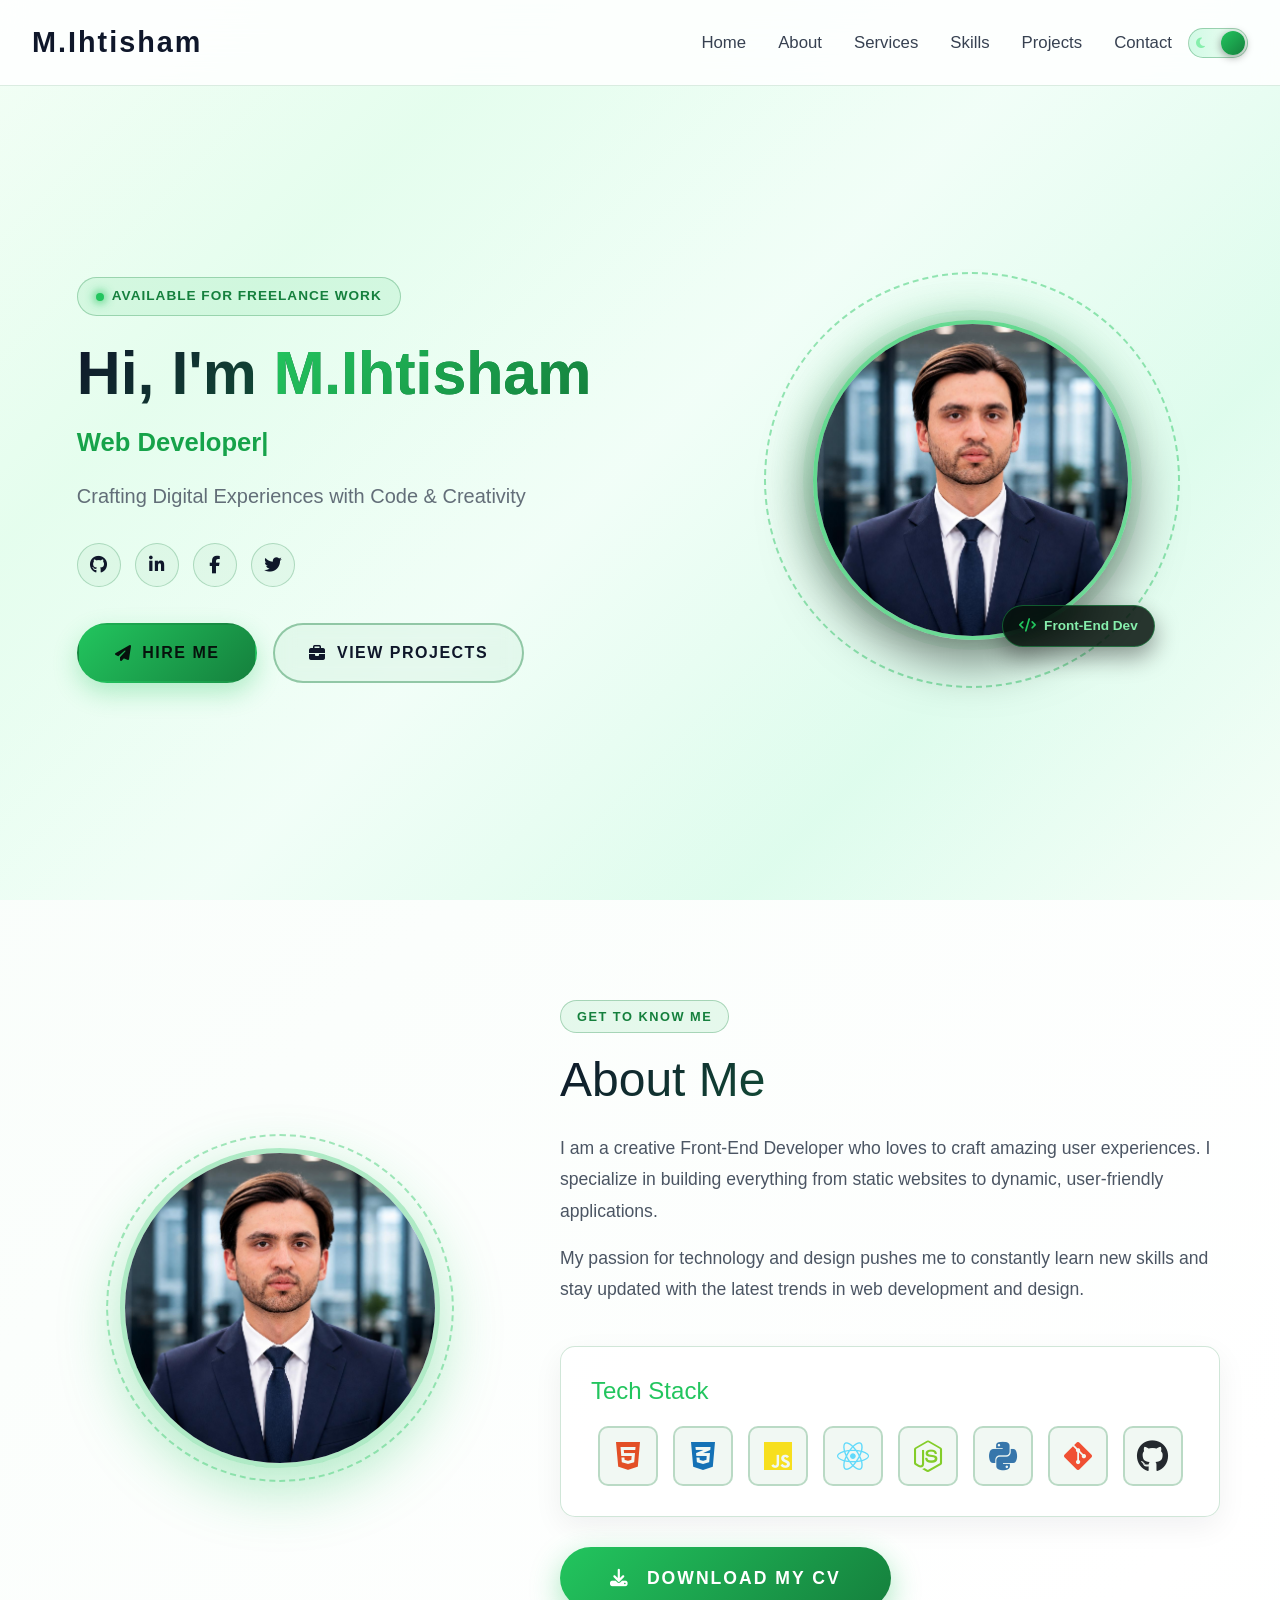
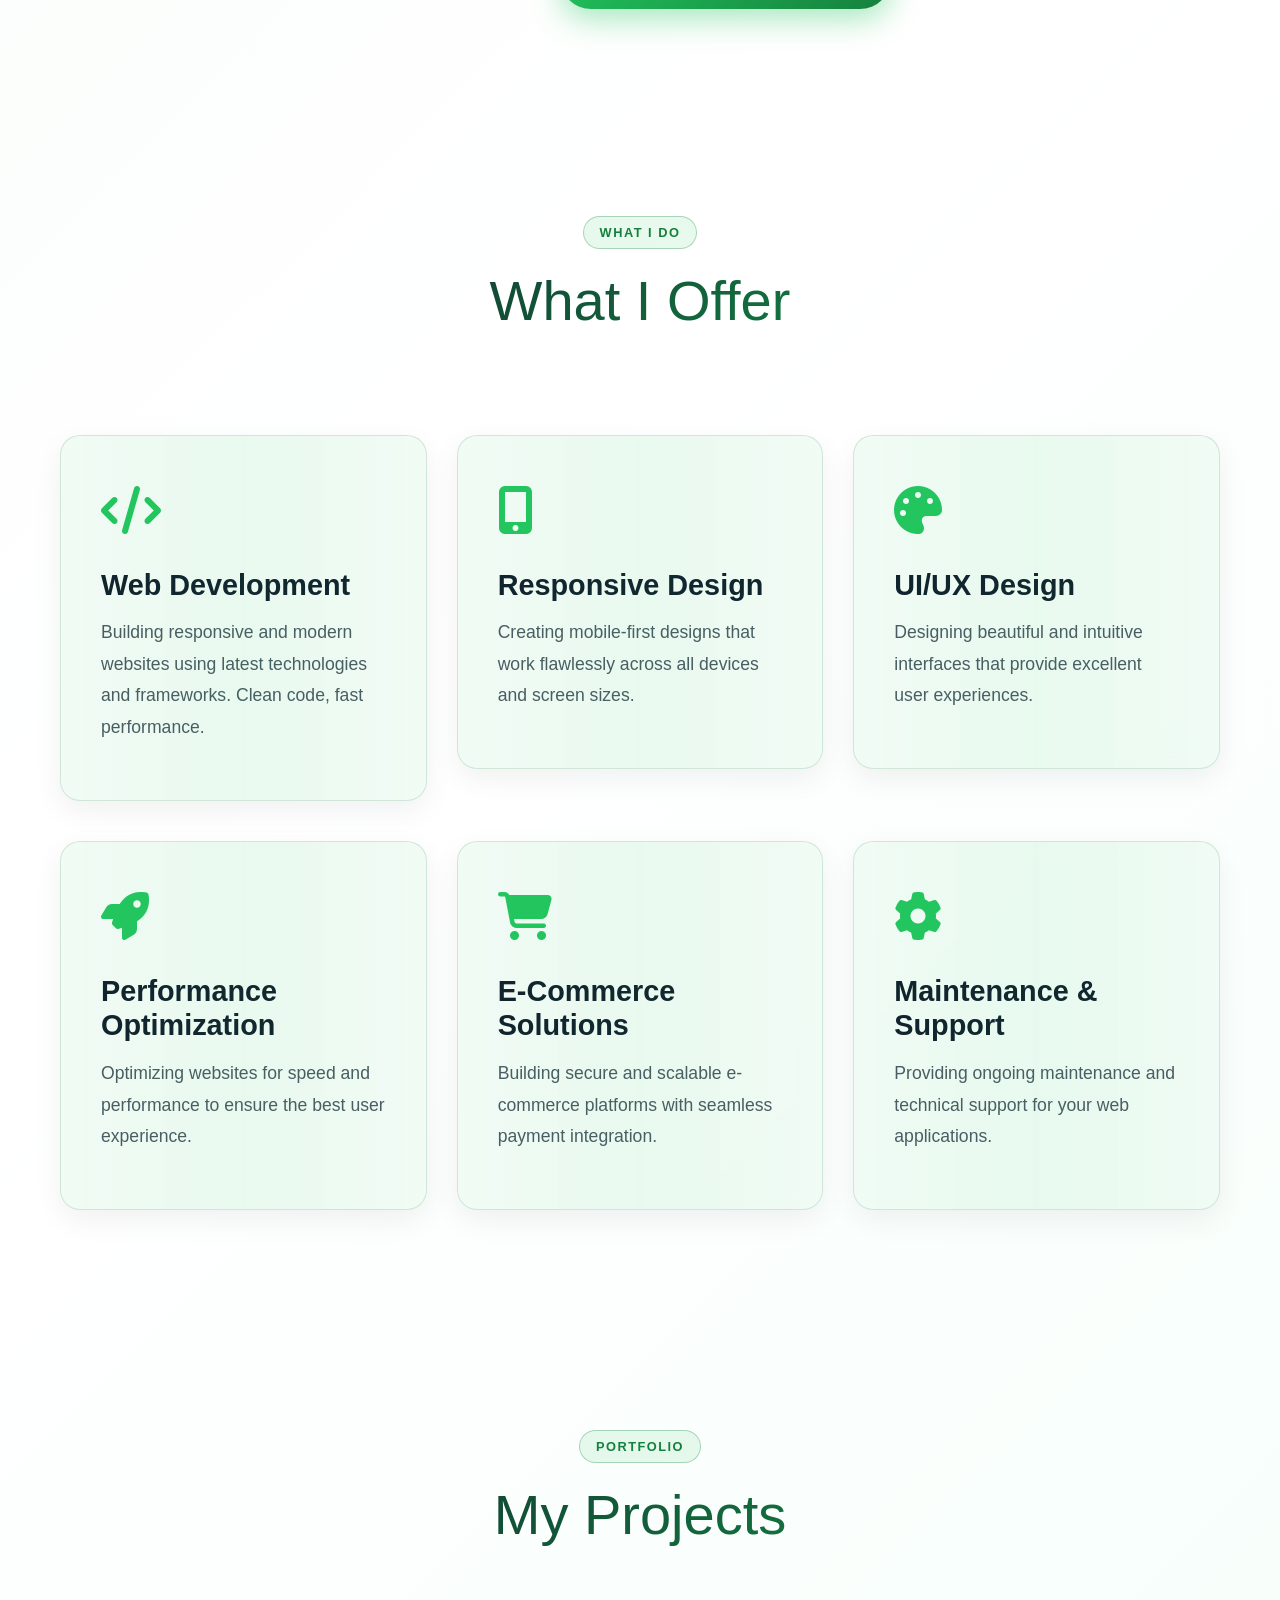
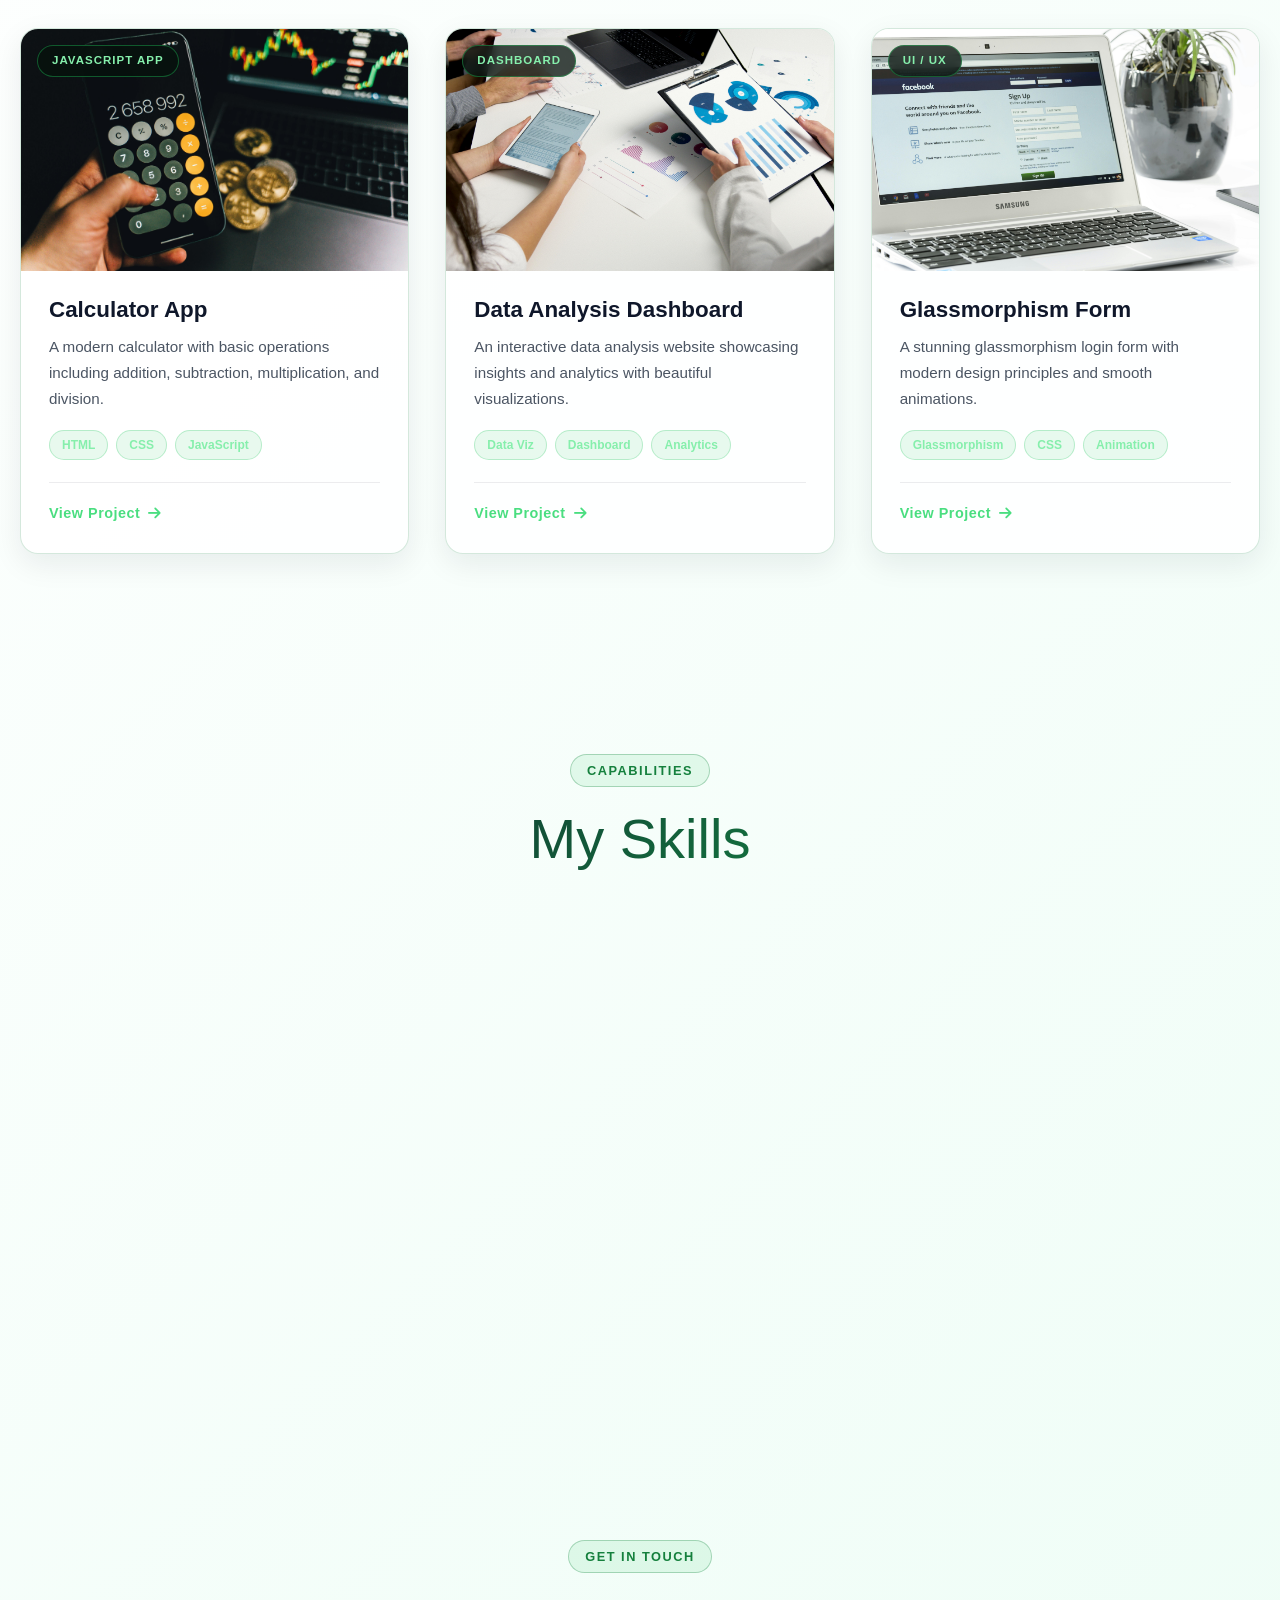
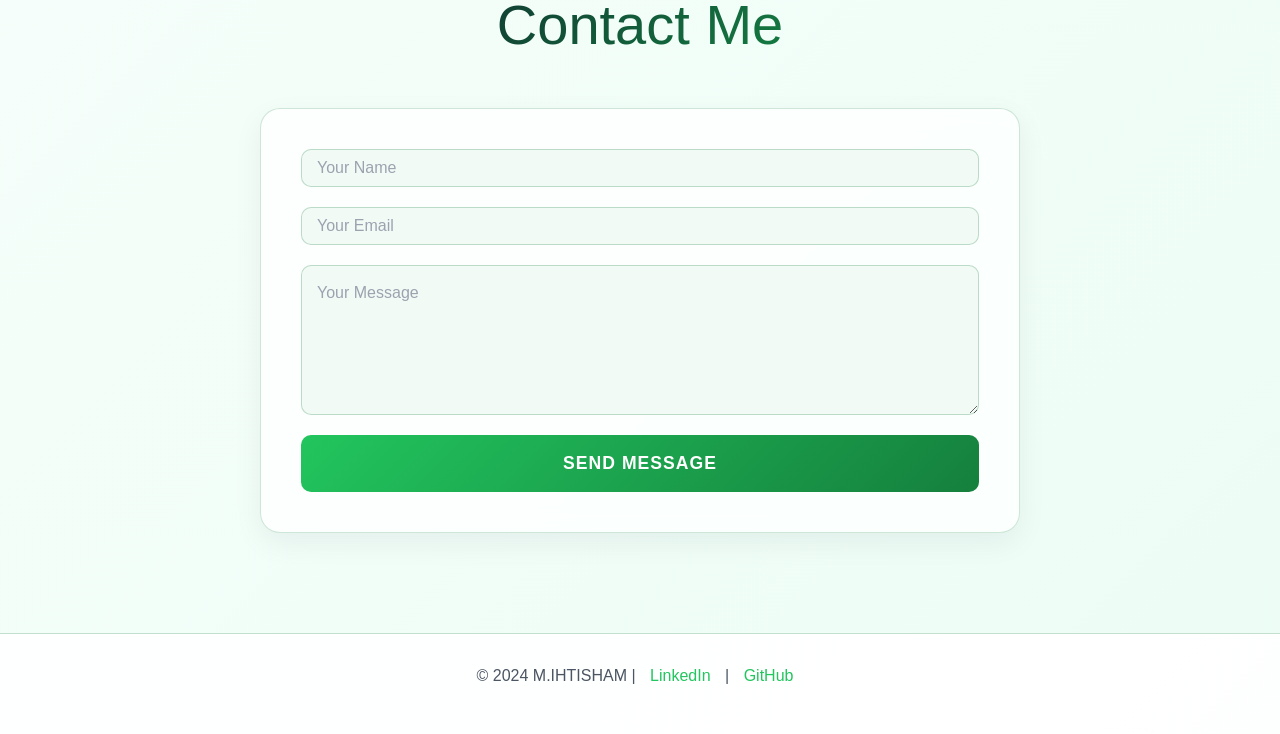
<file: index.html>
<!doctype html>
<html lang="en">
  <head>
    <meta charset="UTF-8" />
    <meta name="viewport" content="width=device-width, initial-scale=1.0" />
    <title>M.IHTISHAM - Portfolio</title>
    <link
      href="https://stackpath.bootstrapcdn.com/bootstrap/4.5.2/css/bootstrap.min.css"
      rel="stylesheet"
    />
    <link
      rel="stylesheet"
      href="https://cdnjs.cloudflare.com/ajax/libs/font-awesome/6.7.2/css/all.min.css"
    />
    <link rel="stylesheet" href="styles.css" />
  </head>
  <body>
    <script>
      // Apply saved theme immediately (before content renders) to avoid a flash of the wrong theme
      (function () {
        try {
          const savedTheme = localStorage.getItem("portfolio-theme");
          const prefersLight =
            window.matchMedia &&
            window.matchMedia("(prefers-color-scheme: light)").matches;
          if (savedTheme === "light" || (!savedTheme && prefersLight)) {
            document.body.classList.add("light-mode");
          }
        } catch (err) {}
      })();
    </script>
    <div class="cursor-follower"></div>
    <div class="cursor-dot"></div>

    <div id="loader">
      <div class="loader-content">
        <div class="loader-badge">
          <svg class="loader-ring-svg" viewBox="0 0 120 120">
            <defs>
              <linearGradient
                id="loaderGradient"
                x1="0%"
                y1="0%"
                x2="100%"
                y2="100%"
              >
                <stop offset="0%" stop-color="#bbf7d0" />
                <stop offset="50%" stop-color="#4ade80" />
                <stop offset="100%" stop-color="#22c55e" />
              </linearGradient>
            </defs>
            <circle class="loader-ring-track" cx="60" cy="60" r="54"></circle>
            <circle
              class="loader-ring-progress"
              id="loaderRingProgress"
              cx="60"
              cy="60"
              r="54"
            ></circle>
          </svg>
          <div class="loader-mark"><span>M</span><span>I</span></div>
        </div>
        <h3 class="loading-text">M.Ihtisham</h3>
        <p class="loading-subtitle">
          Crafting the experience<span class="loading-dots"
            ><span>.</span><span>.</span><span>.</span></span
          >
        </p>
        <div class="loading-bar">
          <div class="loading-progress" id="loadingProgress"></div>
        </div>
        <div class="loading-percentage" id="loadingPercentage">0%</div>
      </div>
    </div>

    <div class="progress-container">
      <div class="progress-bar-scroll" id="progressBar"></div>
    </div>

    <div class="animated-background"></div>

    <nav class="navbar navbar-expand-lg navbar-dark fixed-top">
      <a class="navbar-brand" href="#">M.Ihtisham</a>
      <div class="navbar-collapse" id="navbarNav">
        <ul class="navbar-nav ml-auto">
          <li class="nav-item"><a class="nav-link" href="#home">Home</a></li>
          <li class="nav-item"><a class="nav-link" href="#about">About</a></li>
          <li class="nav-item">
            <a class="nav-link" href="#services">Services</a>
          </li>
          <li class="nav-item">
            <a class="nav-link" href="#skills">Skills</a>
          </li>
          <li class="nav-item">
            <a class="nav-link" href="#projects">Projects</a>
          </li>
          <li class="nav-item">
            <a class="nav-link" href="#contact">Contact</a>
          </li>
        </ul>
      </div>
      <div class="navbar-controls">
        <button
          class="theme-toggle"
          id="themeToggle"
          type="button"
          aria-label="Toggle dark and light mode"
        >
          <i class="fas fa-sun theme-icon-sun"></i>
          <i class="fas fa-moon theme-icon-moon"></i>
          <span class="theme-toggle-knob"></span>
        </button>
        <button
          class="navbar-toggler"
          id="navToggler"
          type="button"
          aria-label="Toggle navigation"
          aria-expanded="false"
          aria-controls="navbarNav"
        >
          <span class="toggler-bar"></span>
          <span class="toggler-bar"></span>
          <span class="toggler-bar"></span>
        </button>
      </div>
    </nav>

    <section id="home" class="hero-section">
      <div class="hero-grid">
        <div class="hero-content">
          <span class="hero-eyebrow"
            ><span class="dot"></span> Available for freelance work</span
          >
          <h1>Hi, I'm <span class="accent-name">M.Ihtisham</span></h1>
          <div class="typing-text" id="typingText"></div>
          <p class="hero-tagline">
            Crafting Digital Experiences with Code & Creativity
          </p>
          <div class="hero-socials">
            <a
              href="https://github.com/ihit-developer"
              target="_blank"
              aria-label="GitHub"
              ><i class="fab fa-github"></i
            ></a>
            <a
              href="https://www.linkedin.com/in/ihtisham-khan-393829338"
              target="_blank"
              aria-label="LinkedIn"
              ><i class="fab fa-linkedin-in"></i
            ></a>
            <a
              href="https://www.facebook.com/"
              target="_blank"
              aria-label="Facebook"
              ><i class="fab fa-facebook-f"></i
            ></a>
            <a
              href="https://www.twitter.com"
              target="_blank"
              aria-label="Twitter"
              ><i class="fab fa-twitter"></i
            ></a>
          </div>
          <div class="hero-buttons">
            <a href="#contact" class="btn-hire"
              ><i class="fas fa-paper-plane"></i> Hire Me</a
            >
            <a href="#projects" class="glass-btn"
              ><i class="fas fa-briefcase"></i> View Projects</a
            >
          </div>
        </div>
        <div class="hero-photo-wrap">
          <div class="hero-photo-ring"></div>
          <div class="hero-photo-glow"></div>
          <img src="./images/1111.jpeg" alt="M.Ihtisham" class="hero-photo" />
          <div class="hero-photo-badge">
            <i class="fas fa-code"></i> Front-End Dev
          </div>
        </div>
      </div>
    </section>

    <section id="about">
      <div class="about-grid">
        <div class="about-photo-wrap">
          <div class="about-photo-ring"></div>
          <img src="./images/1111.jpeg" alt="M.Ihtisham" class="about-photo" />
        </div>
        <div class="about-content">
          <span class="section-eyebrow">Get to know me</span>
          <h2>About Me</h2>
          <p>
            I am a creative Front-End Developer who loves to craft amazing user
            experiences. I specialize in building everything from static
            websites to dynamic, user-friendly applications.
          </p>
          <p>
            My passion for technology and design pushes me to constantly learn
            new skills and stay updated with the latest trends in web
            development and design.
          </p>

          <div class="tech-stack">
            <h4>Tech Stack</h4>
            <div class="tech-icons">
              <div class="tech-icon tech-html" title="HTML5">
                <i class="fab fa-html5"></i>
              </div>
              <div class="tech-icon tech-css" title="CSS3">
                <i class="fab fa-css3-alt"></i>
              </div>
              <div class="tech-icon tech-js" title="JavaScript">
                <i class="fab fa-js"></i>
              </div>
              <div class="tech-icon tech-react" title="React">
                <i class="fab fa-react"></i>
              </div>
              <div class="tech-icon tech-node" title="Node.js">
                <i class="fab fa-node-js"></i>
              </div>
              <div class="tech-icon tech-python" title="Python">
                <i class="fab fa-python"></i>
              </div>
              <div class="tech-icon tech-git" title="Git">
                <i class="fab fa-git-alt"></i>
              </div>
              <div class="tech-icon tech-github" title="GitHub">
                <i class="fab fa-github"></i>
              </div>
            </div>
          </div>

          <a href="#" class="cv-download-btn" id="aboutDownloadCV">
            <i class="fas fa-download"></i> Download My CV
          </a>
        </div>
      </div>
    </section>

    <section id="services" class="services-section">
      <span class="section-eyebrow center-eyebrow">What I Do</span>
      <h2>What I Offer</h2>
      <div class="row">
        <div class="col-lg-4 col-md-6">
          <div class="service-card">
            <div class="service-icon"><i class="fas fa-code"></i></div>
            <h3 class="service-title">Web Development</h3>
            <p class="service-description">
              Building responsive and modern websites using latest technologies
              and frameworks. Clean code, fast performance.
            </p>
          </div>
        </div>
        <div class="col-lg-4 col-md-6">
          <div class="service-card">
            <div class="service-icon"><i class="fas fa-mobile-alt"></i></div>
            <h3 class="service-title">Responsive Design</h3>
            <p class="service-description">
              Creating mobile-first designs that work flawlessly across all
              devices and screen sizes.
            </p>
          </div>
        </div>
        <div class="col-lg-4 col-md-6">
          <div class="service-card">
            <div class="service-icon"><i class="fas fa-palette"></i></div>
            <h3 class="service-title">UI/UX Design</h3>
            <p class="service-description">
              Designing beautiful and intuitive interfaces that provide
              excellent user experiences.
            </p>
          </div>
        </div>
        <div class="col-lg-4 col-md-6">
          <div class="service-card">
            <div class="service-icon"><i class="fas fa-rocket"></i></div>
            <h3 class="service-title">Performance Optimization</h3>
            <p class="service-description">
              Optimizing websites for speed and performance to ensure the best
              user experience.
            </p>
          </div>
        </div>
        <div class="col-lg-4 col-md-6">
          <div class="service-card">
            <div class="service-icon"><i class="fas fa-shopping-cart"></i></div>
            <h3 class="service-title">E-Commerce Solutions</h3>
            <p class="service-description">
              Building secure and scalable e-commerce platforms with seamless
              payment integration.
            </p>
          </div>
        </div>
        <div class="col-lg-4 col-md-6">
          <div class="service-card">
            <div class="service-icon"><i class="fas fa-cog"></i></div>
            <h3 class="service-title">Maintenance & Support</h3>
            <p class="service-description">
              Providing ongoing maintenance and technical support for your web
              applications.
            </p>
          </div>
        </div>
      </div>
    </section>

    <section id="projects">
      <span class="section-eyebrow center-eyebrow">Portfolio</span>
      <h2>My Projects</h2>
      <div class="projects-container">
        <div class="project-card">
          <a
            href="https://ihit-developer.github.io/CALCULATOR_USING_html_css_javascript/"
            target="_blank"
            class="project-card-link"
            aria-label="View Calculator App project"
          >
            <div class="project-image-wrap">
              <img
                src="./images/Calculator.jpg"
                alt="Calculator App"
                loading="lazy"
              />
              <span class="project-category">JavaScript App</span>
              <div class="project-overlay">
                <div class="project-overlay-actions">
                  <span class="project-action"
                    ><i class="fas fa-eye"></i> View Project</span
                  >
                </div>
              </div>
            </div>
            <div class="project-body">
              <h3 class="project-title">Calculator App</h3>
              <p class="project-description">
                A modern calculator with basic operations including addition,
                subtraction, multiplication, and division.
              </p>
              <div class="project-tags">
                <span class="project-tag">HTML</span>
                <span class="project-tag">CSS</span>
                <span class="project-tag">JavaScript</span>
              </div>
              <div class="project-footer">
                <span class="project-link-text"
                  >View Project <i class="fas fa-arrow-right"></i
                ></span>
              </div>
            </div>
          </a>
        </div>

        <div class="project-card">
          <a
            href="https://ihit-developer.github.io/LANDING_PAGE/"
            target="_blank"
            class="project-card-link"
            aria-label="View Data Analysis Dashboard project"
          >
            <div class="project-image-wrap">
              <img
                src="./images/data analysis.jpg"
                alt="Data Analysis Dashboard"
                loading="lazy"
              />
              <span class="project-category">Dashboard</span>
              <div class="project-overlay">
                <div class="project-overlay-actions">
                  <span class="project-action"
                    ><i class="fas fa-eye"></i> View Project</span
                  >
                </div>
              </div>
            </div>
            <div class="project-body">
              <h3 class="project-title">Data Analysis Dashboard</h3>
              <p class="project-description">
                An interactive data analysis website showcasing insights and
                analytics with beautiful visualizations.
              </p>
              <div class="project-tags">
                <span class="project-tag">Data Viz</span>
                <span class="project-tag">Dashboard</span>
                <span class="project-tag">Analytics</span>
              </div>
              <div class="project-footer">
                <span class="project-link-text"
                  >View Project <i class="fas fa-arrow-right"></i
                ></span>
              </div>
            </div>
          </a>
        </div>

        <div class="project-card">
          <a
            href="https://ihit-developer.github.io/Glassmorphism_form/"
            target="_blank"
            class="project-card-link"
            aria-label="View Glassmorphism Form project"
          >
            <div class="project-image-wrap">
              <img
                src="./images/form.jpg"
                alt="Glassmorphism Form"
                loading="lazy"
              />
              <span class="project-category">UI / UX</span>
              <div class="project-overlay">
                <div class="project-overlay-actions">
                  <span class="project-action"
                    ><i class="fas fa-eye"></i> View Project</span
                  >
                </div>
              </div>
            </div>
            <div class="project-body">
              <h3 class="project-title">Glassmorphism Form</h3>
              <p class="project-description">
                A stunning glassmorphism login form with modern design
                principles and smooth animations.
              </p>
              <div class="project-tags">
                <span class="project-tag">Glassmorphism</span>
                <span class="project-tag">CSS</span>
                <span class="project-tag">Animation</span>
              </div>
              <div class="project-footer">
                <span class="project-link-text"
                  >View Project <i class="fas fa-arrow-right"></i
                ></span>
              </div>
            </div>
          </a>
        </div>
      </div>
    </section>

    <section id="skills">
      <span class="section-eyebrow center-eyebrow">Capabilities</span>
      <h2>My Skills</h2>
      <div class="row">
        <div class="col-lg-6">
          <div class="skill-box">
            <h5>
              <i class="fas fa-laptop-code"></i> Web Development
              <span style="float: right">80%</span>
            </h5>
            <div class="progress">
              <div
                class="progress-bar bg-primary"
                data-width="80"
                style="width: 0%"
              ></div>
            </div>
            <p class="skill-sub-text" style="margin-top: 10px">
              HTML, CSS, JavaScript, React, Node.js
            </p>
          </div>
        </div>
        <div class="col-lg-6">
          <div class="skill-box">
            <h5>
              <i class="fas fa-paint-brush"></i> UI/UX Design
              <span style="float: right">60%</span>
            </h5>
            <div class="progress">
              <div
                class="progress-bar bg-info"
                data-width="60"
                style="width: 0%"
              ></div>
            </div>
            <p class="skill-sub-text" style="margin-top: 10px">
              Figma, Sketch, Adobe XD
            </p>
          </div>
        </div>
        <div class="col-lg-6">
          <div class="skill-box">
            <h5>
              <i class="fas fa-database"></i> Database
              <span style="float: right">75%</span>
            </h5>
            <div class="progress">
              <div
                class="progress-bar bg-success"
                data-width="75"
                style="width: 0%"
              ></div>
            </div>
            <p class="skill-sub-text" style="margin-top: 10px">
              MySQL, MongoDB
            </p>
          </div>
        </div>
        <div class="col-lg-6">
          <div class="skill-box">
            <h5>
              <i class="fas fa-cloud"></i> Cloud Services
              <span style="float: right">55%</span>
            </h5>
            <div class="progress">
              <div
                class="progress-bar bg-warning"
                data-width="55"
                style="width: 0%"
              ></div>
            </div>
            <p class="skill-sub-text" style="margin-top: 10px">AWS, Firebase</p>
          </div>
        </div>
      </div>
    </section>

    <section id="contact">
      <span class="section-eyebrow center-eyebrow">Get In Touch</span>
      <h2>Contact Me</h2>
      <form action="https://api.web3forms.com/submit" method="POST">
        <input
          type="hidden"
          name="access_key"
          value="093cb03b-b08d-4173-bd24-18419bbeda82"
        />
        <div class="form-group">
          <input
            type="text"
            class="form-control"
            name="name"
            placeholder="Your Name"
            required
          />
        </div>
        <div class="form-group">
          <input
            type="email"
            class="form-control"
            name="email"
            placeholder="Your Email"
            required
          />
        </div>
        <div class="form-group">
          <textarea
            class="form-control"
            name="message"
            placeholder="Your Message"
            required
          ></textarea>
        </div>
        <button type="submit" class="btn-primary">Send Message</button>
      </form>
    </section>

    <footer>
      <p>
        &copy; 2024 M.IHTISHAM |
        <a href="https://www.linkedin.com/in/ihtisham-khan-393829338"
          >LinkedIn</a
        >
        | <a href="https://github.com/ihit-developer">GitHub</a>
      </p>
    </footer>

    <script src="script.js"></script>
  </body>
</html>
</file>
<file: styles.css>
* {
  margin: 0;
  padding: 0;
  box-sizing: border-box;
}

body {
  color: white;
  font-family: "Segoe UI", Tahoma, Geneva, Verdana, sans-serif;
  background: #0a0a0a;
  min-height: 100vh;
  overflow-x: hidden;
}

/* Modern Loader */
#loader {
  position: fixed;
  inset: 0;
  background: radial-gradient(
    circle at 50% 40%,
    #0d2b1a 0%,
    #061510 55%,
    #030a07 100%
  );
  display: flex;
  flex-direction: column;
  justify-content: center;
  align-items: center;
  z-index: 99999;
  transition: opacity 0.5s ease;
}

.loader-content {
  text-align: center;
}

.loader-badge {
  position: relative;
  width: 140px;
  height: 140px;
  margin: 0 auto 32px;
  display: flex;
  align-items: center;
  justify-content: center;
}

.loader-ring-svg {
  position: absolute;
  inset: 0;
  width: 100%;
  height: 100%;
  transform: rotate(-90deg);
}

.loader-ring-track {
  fill: none;
  stroke: rgba(255, 255, 255, 0.08);
  stroke-width: 5;
}

.loader-ring-progress {
  fill: none;
  stroke: url(#loaderGradient);
  stroke-width: 5;
  stroke-linecap: round;
  stroke-dasharray: 339.29;
  stroke-dashoffset: 339.29;
  filter: drop-shadow(0 0 8px rgba(34, 197, 94, 0.9));
  transition: stroke-dashoffset 0.15s ease;
}

.loader-mark {
  position: relative;
  width: 92px;
  height: 92px;
  border-radius: 50%;
  background: linear-gradient(
    145deg,
    rgba(34, 197, 94, 0.18),
    rgba(21, 128, 61, 0.08)
  );
  border: 1px solid rgba(134, 239, 172, 0.3);
  display: flex;
  align-items: center;
  justify-content: center;
  font-size: 1.6rem;
  font-weight: 800;
  letter-spacing: 2px;
  color: #f0fdf4;
  animation: badgePulse 2.4s ease-in-out infinite;
}

.loader-mark span:last-child {
  color: #86efac;
  margin-left: 1px;
}

@keyframes badgePulse {
  0%,
  100% {
    box-shadow: 0 0 0 0 rgba(34, 197, 94, 0.35);
  }
  50% {
    box-shadow: 0 0 0 14px rgba(34, 197, 94, 0);
  }
}

.loading-text {
  font-size: 1.6rem;
  font-weight: 700;
  color: #f0fdf4;
  margin-bottom: 10px;
  letter-spacing: 3px;
}

.loading-subtitle {
  font-size: 0.9rem;
  color: #86efac;
  letter-spacing: 1px;
  margin-bottom: 22px;
  opacity: 0.85;
}

.loading-dots span {
  display: inline-block;
  animation: dotFade 1.4s ease-in-out infinite;
  opacity: 0.2;
}

.loading-dots span:nth-child(1) {
  animation-delay: 0s;
}
.loading-dots span:nth-child(2) {
  animation-delay: 0.2s;
}
.loading-dots span:nth-child(3) {
  animation-delay: 0.4s;
}

@keyframes dotFade {
  0%,
  100% {
    opacity: 0.2;
  }
  40% {
    opacity: 1;
  }
}

.loading-percentage {
  font-size: 1.4rem;
  font-weight: 700;
  color: #f0fdf4;
  margin-top: 16px;
  letter-spacing: 1px;
  font-variant-numeric: tabular-nums;
}

.loading-bar {
  position: relative;
  width: 220px;
  height: 4px;
  background: rgba(34, 197, 94, 0.12);
  border-radius: 10px;
  margin: 0 auto;
  overflow: hidden;
}

.loading-progress {
  position: relative;
  height: 100%;
  background: linear-gradient(90deg, #86efac, #22c55e, #15803d);
  width: 0%;
  transition: width 0.15s ease;
  border-radius: 10px;
  overflow: hidden;
}

.loading-progress::after {
  content: "";
  position: absolute;
  inset: 0;
  background: linear-gradient(
    90deg,
    transparent,
    rgba(255, 255, 255, 0.6),
    transparent
  );
  transform: translateX(-100%);
  animation: loaderShimmer 1.2s ease-in-out infinite;
}

@keyframes loaderShimmer {
  100% {
    transform: translateX(100%);
  }
}

/* Custom Cursor */
.cursor-follower {
  position: fixed;
  top: 0;
  left: 0;
  width: 40px;
  height: 40px;
  border: 2px solid #22c55e;
  border-radius: 50%;
  pointer-events: none;
  z-index: 9999;
  opacity: 0;
  transform: translate(-100px, -100px);
  transition:
    width 0.2s ease,
    height 0.2s ease,
    opacity 0.3s ease;
  mix-blend-mode: difference;
  will-change: transform;
}

.cursor-dot {
  position: fixed;
  top: 0;
  left: 0;
  width: 8px;
  height: 8px;
  background: #22c55e;
  border-radius: 50%;
  pointer-events: none;
  z-index: 10000;
  opacity: 0;
  transform: translate(-100px, -100px);
  transition: opacity 0.3s ease;
  will-change: transform;
}

/* Progress Bar for Page Scroll */
.progress-container {
  position: fixed;
  top: 0;
  left: 0;
  width: 100%;
  height: 4px;
  background: rgba(255, 255, 255, 0.1);
  z-index: 9998;
}

.progress-bar-scroll {
  height: 100%;
  background: linear-gradient(90deg, #22c55e, #15803d, #86efac);
  width: 0%;
  transition: width 0.1s ease;
}

.navbar {
  background: rgba(6, 18, 12, 0.85);
  backdrop-filter: blur(20px);
  transition: all 0.3s ease;
  padding: 1rem 2rem;
  border-bottom: 1px solid rgba(34, 197, 94, 0.15);
  display: flex;
  align-items: center;
  justify-content: space-between;
  flex-wrap: wrap;
  width: 100%;
  top: 0;
  left: 0;
  position: fixed;
  z-index: 1000;
}

.navbar.scrolled {
  background: rgba(5, 14, 10, 0.97);
  box-shadow:
    0 5px 30px rgba(0, 0, 0, 0.5),
    0 1px 0 rgba(34, 197, 94, 0.2);
}

.navbar-nav {
  list-style: none;
  display: flex;
  align-items: center;
  flex-wrap: wrap;
  margin: 0;
  padding: 0;
}

.navbar-nav.ml-auto {
  margin-left: auto;
}

.navbar-collapse {
  display: flex;
  align-items: center;
  flex: 1;
  justify-content: flex-end;
  flex-wrap: wrap;
}

.navbar-brand {
  font-size: 1.8rem;
  color: #fff !important;
  font-weight: bold;
  letter-spacing: 2px;
  position: relative;
}

.navbar-brand::before {
  content: "";
  position: absolute;
  bottom: 0;
  left: 0;
  width: 0;
  height: 3px;
  background: linear-gradient(90deg, #22c55e, #15803d);
  transition: width 0.3s ease;
}

.navbar-brand:hover::before {
  width: 100%;
}

.navbar-nav .nav-link {
  color: #e5e7eb !important;
  font-size: 1.05rem;
  margin: 0 0.5rem;
  position: relative;
  transition: all 0.3s ease;
}

.navbar-nav .nav-link:hover {
  color: #4ade80 !important;
}

.navbar-nav .nav-link::after {
  content: "";
  position: absolute;
  bottom: 0;
  left: 50%;
  width: 0;
  height: 2px;
  background: linear-gradient(90deg, #22c55e, #15803d);
  transition: all 0.3s ease;
  transform: translateX(-50%);
}

.navbar-nav .nav-link:hover::after {
  width: 80%;
}

/* Controls group: theme toggle + mobile hamburger */
.navbar-controls {
  display: flex;
  align-items: center;
  flex-shrink: 0;
  gap: 14px;
}

/* Day / Night theme toggle switch */
.theme-toggle {
  position: relative;
  width: 60px;
  height: 30px;
  border-radius: 50px;
  border: 1px solid rgba(34, 197, 94, 0.35);
  background: linear-gradient(90deg, #0a2318, #06120c);
  cursor: pointer;
  flex-shrink: 0;
  transition: all 0.3s ease;
}

.theme-toggle:hover {
  border-color: rgba(34, 197, 94, 0.6);
}

.theme-toggle:focus {
  outline: none;
  box-shadow: 0 0 0 3px rgba(34, 197, 94, 0.25);
}

.theme-toggle .theme-toggle-knob {
  position: absolute;
  top: 2px;
  left: 2px;
  width: 24px;
  height: 24px;
  border-radius: 50%;
  background: linear-gradient(135deg, #22c55e, #15803d);
  box-shadow: 0 2px 8px rgba(0, 0, 0, 0.4);
  transition: transform 0.3s ease;
}

.theme-toggle .theme-icon-sun,
.theme-toggle .theme-icon-moon {
  position: absolute;
  top: 50%;
  transform: translateY(-50%);
  font-size: 0.75rem;
  transition: all 0.3s ease;
}

.theme-toggle .theme-icon-sun {
  right: 7px;
  color: #fbbf24;
}

.theme-toggle .theme-icon-moon {
  left: 7px;
  color: #86efac;
}

body.light-mode .theme-toggle .theme-toggle-knob {
  transform: translateX(30px);
}

/* Hamburger toggler - hidden on desktop, shown on mobile */
.navbar-toggler {
  display: none;
  border: 1px solid rgba(34, 197, 94, 0.3);
  background: rgba(34, 197, 94, 0.08);
  padding: 10px 12px;
  flex-direction: column;
  justify-content: center;
  gap: 5px;
  cursor: pointer;
  border-radius: 8px;
  transition: all 0.3s ease;
}

.navbar-toggler:hover {
  background: rgba(34, 197, 94, 0.16);
}

.navbar-toggler:focus {
  outline: none;
  box-shadow: 0 0 0 3px rgba(34, 197, 94, 0.25);
}

.navbar-toggler .toggler-bar {
  width: 22px;
  height: 2.5px;
  background: #4ade80;
  border-radius: 3px;
  transition: all 0.3s ease;
  display: block;
}

.navbar-toggler.active .toggler-bar:nth-child(1) {
  transform: translateY(7.5px) rotate(45deg);
}

.navbar-toggler.active .toggler-bar:nth-child(2) {
  opacity: 0;
}

.navbar-toggler.active .toggler-bar:nth-child(3) {
  transform: translateY(-7.5px) rotate(-45deg);
}

body.light-mode .navbar-toggler .toggler-bar {
  background: #15803d;
}

@media (max-width: 991px) {
  .navbar-toggler {
    display: flex;
  }

  .navbar-collapse {
    display: none;
    width: 100%;
    order: 3;
    background: rgba(5, 14, 10, 0.98);
    margin-top: 1rem;
    padding: 1.5rem;
    border-radius: 16px;
    border: 1px solid rgba(34, 197, 94, 0.2);
    box-shadow: 0 15px 40px rgba(0, 0, 0, 0.5);
  }

  .navbar-collapse.show {
    display: flex;
    animation: navDropIn 0.3s ease;
  }

  @keyframes navDropIn {
    from {
      opacity: 0;
      transform: translateY(-10px);
    }
    to {
      opacity: 1;
      transform: translateY(0);
    }
  }

  .navbar-nav {
    flex-direction: column;
    align-items: stretch;
    width: 100%;
    gap: 4px;
  }

  .navbar-nav .nav-link {
    padding: 12px 8px;
    display: block;
  }

  .navbar-nav .nav-link::after {
    display: none;
  }

  .navbar-nav .nav-link:hover {
    background: rgba(34, 197, 94, 0.1);
    border-radius: 8px;
  }

  body.light-mode .navbar-collapse {
    background: rgba(255, 255, 255, 0.98);
  }
}

@media (max-width: 767px) {
  .navbar {
    padding: 1rem 1.2rem;
  }
}

.hero-section {
  position: relative;
  width: 100%;
  min-height: 100vh;
  display: flex;
  align-items: center;
  justify-content: center;
  padding: 120px 6vw 60px;
}

.hero-grid {
  width: 100%;
  max-width: 1200px;
  margin: 0 auto;
  display: grid;
  grid-template-columns: 1.15fr 0.85fr;
  align-items: center;
  gap: 40px;
}

.hero-content {
  text-align: left;
  z-index: 2;
  animation: fadeInUp 1s ease;
}

@keyframes fadeInUp {
  from {
    opacity: 0;
    transform: translateY(30px);
  }
  to {
    opacity: 1;
    transform: translateY(0);
  }
}

.hero-eyebrow {
  display: inline-flex;
  align-items: center;
  gap: 8px;
  padding: 8px 18px;
  border: 1px solid rgba(34, 197, 94, 0.35);
  background: rgba(34, 197, 94, 0.08);
  border-radius: 50px;
  color: #86efac;
  font-size: 0.85rem;
  font-weight: 600;
  letter-spacing: 1px;
  text-transform: uppercase;
  margin-bottom: 24px;
}

.hero-eyebrow .dot {
  width: 8px;
  height: 8px;
  border-radius: 50%;
  background: #22c55e;
  box-shadow: 0 0 10px 2px rgba(34, 197, 94, 0.8);
  animation: pulse-dot 1.6s ease-in-out infinite;
}

@keyframes pulse-dot {
  0%,
  100% {
    opacity: 1;
    transform: scale(1);
  }
  50% {
    opacity: 0.5;
    transform: scale(0.8);
  }
}

.hero-section h1 {
  font-size: clamp(2.4rem, 5vw, 3.8rem);
  font-weight: 700;
  margin-bottom: 16px;
  line-height: 1.1;
  color: #f2f2f2;
}

.hero-section h1 .accent-name {
  background: linear-gradient(135deg, #22c55e 0%, #15803d 50%, #86efac 100%);
  -webkit-background-clip: text;
  -webkit-text-fill-color: transparent;
  background-clip: text;
  animation: gradient-shift 3s ease infinite;
  background-size: 200% 200%;
}

@keyframes gradient-shift {
  0%,
  100% {
    background-position: 0% 50%;
  }
  50% {
    background-position: 100% 50%;
  }
}

.hero-section p.hero-tagline {
  font-size: clamp(1rem, 1.6vw, 1.25rem);
  margin-bottom: 32px;
  opacity: 0.85;
  max-width: 480px;
}

.typing-text {
  font-size: clamp(1.2rem, 2.6vw, 1.6rem);
  color: #4ade80;
  margin-bottom: 18px;
  min-height: 40px;
  font-weight: 600;
}

.typing-text::after {
  content: "|";
  animation: blink 0.7s infinite;
}

@keyframes blink {
  0%,
  100% {
    opacity: 1;
  }
  50% {
    opacity: 0;
  }
}

.hero-socials {
  display: flex;
  align-items: center;
  gap: 14px;
  margin-bottom: 36px;
}

.hero-socials a {
  display: flex;
  align-items: center;
  justify-content: center;
  width: 44px;
  height: 44px;
  border-radius: 50%;
  border: 1px solid rgba(255, 255, 255, 0.15);
  background: rgba(255, 255, 255, 0.03);
  color: #fff;
  font-size: 1.1rem;
  transition: all 0.3s ease;
}

.hero-socials a:hover {
  color: #06120c;
  background: #22c55e;
  border-color: #22c55e;
  transform: translateY(-4px);
  box-shadow: 0 8px 20px rgba(34, 197, 94, 0.4);
}

.hero-buttons {
  display: flex;
  flex-wrap: wrap;
  gap: 16px;
}

.btn-hire {
  display: inline-flex;
  align-items: center;
  gap: 10px;
  padding: 16px 36px;
  background: linear-gradient(135deg, #22c55e, #15803d);
  border: 2px solid transparent;
  border-radius: 50px;
  color: #06120c;
  text-decoration: none;
  font-size: clamp(0.9rem, 2vw, 1rem);
  font-weight: 700;
  text-transform: uppercase;
  letter-spacing: 1.5px;
  transition: all 0.3s ease;
  box-shadow: 0 10px 25px rgba(34, 197, 94, 0.3);
}

.btn-hire:hover {
  transform: translateY(-3px);
  box-shadow: 0 14px 32px rgba(34, 197, 94, 0.5);
  color: #06120c;
  text-decoration: none;
}

.glass-btn {
  display: inline-flex;
  align-items: center;
  gap: 10px;
  padding: 15px 34px;
  background: rgba(255, 255, 255, 0.05);
  border: 2px solid rgba(34, 197, 94, 0.35);
  border-radius: 50px;
  color: white;
  text-decoration: none;
  font-size: clamp(0.9rem, 2vw, 1rem);
  font-weight: 600;
  backdrop-filter: blur(10px);
  transition: all 0.3s ease;
  position: relative;
  overflow: hidden;
  text-transform: uppercase;
  letter-spacing: 1.5px;
}

.glass-btn::before {
  content: "";
  position: absolute;
  top: 50%;
  left: 50%;
  width: 0;
  height: 0;
  border-radius: 50%;
  background: rgba(34, 197, 94, 0.15);
  transform: translate(-50%, -50%);
  transition:
    width 0.6s,
    height 0.6s;
}

.glass-btn:hover::before {
  width: 300px;
  height: 300px;
}

.glass-btn:hover {
  transform: translateY(-3px);
  box-shadow: 0 10px 30px rgba(34, 197, 94, 0.4);
  border-color: #22c55e;
  color: white;
  text-decoration: none;
}

/* Hero Photo (right side) */
.hero-photo-wrap {
  position: relative;
  width: 100%;
  max-width: 380px;
  aspect-ratio: 1 / 1;
  margin: 0 auto;
  display: flex;
  align-items: center;
  justify-content: center;
  z-index: 2;
  animation: fadeInUp 1s ease 0.15s both;
}

.hero-photo-ring {
  position: absolute;
  inset: -18px;
  border-radius: 50%;
  border: 2px dashed rgba(34, 197, 94, 0.45);
  animation: spin-slow 30s linear infinite;
}

.hero-photo-glow {
  position: absolute;
  inset: 6%;
  border-radius: 50%;
  background: radial-gradient(
    circle at 35% 30%,
    rgba(134, 239, 172, 0.55),
    rgba(34, 197, 94, 0.25) 45%,
    transparent 70%
  );
  filter: blur(20px);
  animation: floating 4s ease-in-out infinite;
}

@keyframes spin-slow {
  to {
    transform: rotate(360deg);
  }
}

.hero-photo {
  position: relative;
  width: 84%;
  height: 84%;
  border-radius: 50%;
  object-fit: cover;
  border: 4px solid rgba(34, 197, 94, 0.6);
  box-shadow:
    0 20px 50px rgba(0, 0, 0, 0.5),
    0 0 0 10px rgba(34, 197, 94, 0.06);
  animation: floating 4s ease-in-out infinite;
}

.hero-photo-badge {
  position: absolute;
  bottom: 6%;
  right: 2%;
  display: flex;
  align-items: center;
  gap: 8px;
  padding: 10px 16px;
  background: rgba(6, 18, 12, 0.85);
  border: 1px solid rgba(34, 197, 94, 0.4);
  border-radius: 50px;
  backdrop-filter: blur(10px);
  font-size: 0.85rem;
  font-weight: 600;
  color: #86efac;
  box-shadow: 0 10px 25px rgba(0, 0, 0, 0.4);
}

.hero-photo-badge i {
  color: #22c55e;
}

.floating {
  animation: floating 3s ease-in-out infinite;
}

@keyframes floating {
  0%,
  100% {
    transform: translateY(0px);
  }
  50% {
    transform: translateY(-16px);
  }
}

@media (max-width: 991px) {
  .hero-grid {
    grid-template-columns: 1fr;
    text-align: center;
  }

  .hero-content {
    text-align: center;
    order: 2;
  }

  .hero-photo-wrap {
    order: 1;
    max-width: 260px;
    margin-bottom: 20px;
  }

  .hero-tagline {
    margin-left: auto;
    margin-right: auto;
  }

  .hero-socials,
  .hero-buttons {
    justify-content: center;
  }
}

.animated-background {
  position: fixed;
  top: 0;
  left: 0;
  width: 100%;
  height: 100%;
  z-index: -2;
  background: linear-gradient(
    135deg,
    #050d09 0%,
    #06180f 25%,
    #0a2417 50%,
    #0c2e1c 75%,
    #050d09 100%
  );
  background-size: 400% 400%;
  animation: gradientShift 15s ease infinite;
}

@keyframes gradientShift {
  0% {
    background-position: 0% 50%;
  }
  50% {
    background-position: 100% 50%;
  }
  100% {
    background-position: 0% 50%;
  }
}

.section-eyebrow {
  display: inline-flex;
  align-items: center;
  gap: 8px;
  padding: 6px 16px;
  border: 1px solid rgba(34, 197, 94, 0.35);
  background: rgba(34, 197, 94, 0.08);
  border-radius: 50px;
  color: #86efac;
  font-size: 0.8rem;
  font-weight: 600;
  letter-spacing: 1.5px;
  text-transform: uppercase;
  margin-bottom: 18px;
}

.center-eyebrow {
  display: table;
  margin: 0 auto 18px;
}

#about {
  padding: 100px 20px;
  max-width: 1200px;
  margin: 0 auto;
}

.about-grid {
  display: grid;
  grid-template-columns: 0.8fr 1.2fr;
  align-items: center;
  gap: 60px;
}

.about-photo-wrap {
  position: relative;
  width: 100%;
  max-width: 320px;
  aspect-ratio: 1 / 1;
  margin: 0 auto;
  display: flex;
  align-items: center;
  justify-content: center;
}

.about-photo-ring {
  position: absolute;
  inset: -14px;
  border-radius: 50%;
  border: 2px dashed rgba(34, 197, 94, 0.4);
  animation: spin-slow 30s linear infinite;
}

.about-photo {
  width: 100%;
  height: 100%;
  border-radius: 50%;
  object-fit: cover;
  object-position: center 22%;
  box-shadow: 0 20px 60px rgba(34, 197, 94, 0.35);
  border: 5px solid rgba(34, 197, 94, 0.35);
  transition: all 0.4s ease;
  animation: float 6s ease-in-out infinite;
}

@keyframes float {
  0%,
  100% {
    transform: translateY(0px);
  }
  50% {
    transform: translateY(-14px);
  }
}

.about-photo:hover {
  transform: scale(1.04);
  box-shadow: 0 25px 70px rgba(34, 197, 94, 0.5);
  border-color: rgba(34, 197, 94, 0.7);
}

.about-content h2 {
  font-size: clamp(2rem, 5vw, 3rem);
  margin-bottom: 24px;
  background: linear-gradient(135deg, #fff 0%, #22c55e 100%);
  -webkit-background-clip: text;
  -webkit-text-fill-color: transparent;
  background-clip: text;
  position: relative;
  display: block;
}

.about-content p {
  font-size: clamp(1rem, 2vw, 1.1rem);
  line-height: 1.8;
  color: #d1d5db;
  margin-bottom: 15px;
}

.tech-stack {
  margin-top: 40px;
  padding: 30px;
  background: rgba(30, 30, 40, 0.6);
  border-radius: 15px;
  border: 1px solid rgba(34, 197, 94, 0.2);
}

@media (max-width: 767px) {
  .about-grid {
    grid-template-columns: 1fr;
    text-align: center;
    gap: 30px;
  }

  .about-photo-wrap {
    max-width: 220px;
  }

  .about-content .section-eyebrow {
    margin-left: auto;
    margin-right: auto;
  }
}

.tech-stack h4 {
  color: #22c55e;
  margin-bottom: 20px;
  font-size: clamp(1.2rem, 3vw, 1.5rem);
}

.tech-icons {
  display: flex;
  flex-wrap: wrap;
  gap: 15px;
  justify-content: center;
}

.tech-icon {
  width: 60px;
  height: 60px;
  background: rgba(34, 197, 94, 0.1);
  border: 2px solid rgba(34, 197, 94, 0.3);
  border-radius: 10px;
  display: flex;
  align-items: center;
  justify-content: center;
  font-size: 2rem;
  transition: all 0.3s ease;
  cursor: pointer;
}

.tech-icon:hover {
  transform: translateY(-5px) scale(1.1);
  background: rgba(34, 197, 94, 0.3);
  box-shadow: 0 10px 20px rgba(34, 197, 94, 0.4);
}

/* Colorful brand-accurate tech stack icons */
.tech-icon.tech-html i {
  color: #e34f26;
}
.tech-icon.tech-html {
  border-color: rgba(227, 79, 38, 0.35);
  background: rgba(227, 79, 38, 0.08);
}
.tech-icon.tech-html:hover {
  background: rgba(227, 79, 38, 0.22);
  box-shadow: 0 10px 20px rgba(227, 79, 38, 0.35);
}

.tech-icon.tech-css i {
  color: #1572b6;
}
.tech-icon.tech-css {
  border-color: rgba(21, 114, 182, 0.35);
  background: rgba(21, 114, 182, 0.08);
}
.tech-icon.tech-css:hover {
  background: rgba(21, 114, 182, 0.22);
  box-shadow: 0 10px 20px rgba(21, 114, 182, 0.35);
}

.tech-icon.tech-js i {
  color: #f7df1e;
}
.tech-icon.tech-js {
  border-color: rgba(247, 223, 30, 0.4);
  background: rgba(247, 223, 30, 0.08);
}
.tech-icon.tech-js:hover {
  background: rgba(247, 223, 30, 0.22);
  box-shadow: 0 10px 20px rgba(247, 223, 30, 0.35);
}

.tech-icon.tech-react i {
  color: #61dafb;
}
.tech-icon.tech-react {
  border-color: rgba(97, 218, 251, 0.4);
  background: rgba(97, 218, 251, 0.08);
}
.tech-icon.tech-react:hover {
  background: rgba(97, 218, 251, 0.22);
  box-shadow: 0 10px 20px rgba(97, 218, 251, 0.35);
}

.tech-icon.tech-node i {
  color: #83cd29;
}
.tech-icon.tech-node {
  border-color: rgba(131, 205, 41, 0.4);
  background: rgba(131, 205, 41, 0.08);
}
.tech-icon.tech-node:hover {
  background: rgba(131, 205, 41, 0.22);
  box-shadow: 0 10px 20px rgba(131, 205, 41, 0.35);
}

.tech-icon.tech-python i {
  color: #3776ab;
}
.tech-icon.tech-python {
  border-color: rgba(255, 212, 59, 0.4);
  background: rgba(55, 118, 171, 0.08);
}
.tech-icon.tech-python:hover {
  background: rgba(255, 212, 59, 0.18);
  box-shadow: 0 10px 20px rgba(55, 118, 171, 0.35);
}

.tech-icon.tech-git i {
  color: #f05033;
}
.tech-icon.tech-git {
  border-color: rgba(240, 80, 51, 0.4);
  background: rgba(240, 80, 51, 0.08);
}
.tech-icon.tech-git:hover {
  background: rgba(240, 80, 51, 0.22);
  box-shadow: 0 10px 20px rgba(240, 80, 51, 0.35);
}

.tech-icon.tech-github i {
  color: #e5e7eb;
}
.tech-icon.tech-github {
  border-color: rgba(229, 231, 235, 0.35);
  background: rgba(229, 231, 235, 0.08);
}
.tech-icon.tech-github:hover {
  background: rgba(229, 231, 235, 0.18);
  box-shadow: 0 10px 20px rgba(229, 231, 235, 0.3);
}

body.light-mode .tech-icon.tech-github i {
  color: #24292e;
}

.cv-download-btn {
  display: inline-block;
  margin-top: 30px;
  padding: 18px 50px;
  background: linear-gradient(135deg, #22c55e 0%, #15803d 100%);
  border: none;
  border-radius: 50px;
  color: white;
  font-size: clamp(1rem, 2vw, 1.1rem);
  font-weight: 700;
  text-transform: uppercase;
  letter-spacing: 2px;
  cursor: pointer;
  transition: all 0.4s ease;
  position: relative;
  overflow: hidden;
  box-shadow: 0 10px 30px rgba(34, 197, 94, 0.4);
  text-decoration: none;
}

.cv-download-btn::before {
  content: "";
  position: absolute;
  top: 0;
  left: -100%;
  width: 100%;
  height: 100%;
  background: rgba(255, 255, 255, 0.2);
  transition: left 0.5s ease;
}

.cv-download-btn:hover::before {
  left: 100%;
}

.cv-download-btn:hover {
  transform: translateY(-5px) scale(1.05);
  box-shadow: 0 15px 40px rgba(34, 197, 94, 0.6);
  color: white;
  text-decoration: none;
}

.cv-download-btn i {
  margin-right: 10px;
  animation: bounce 2s infinite;
}

@keyframes bounce {
  0%,
  100% {
    transform: translateY(0);
  }
  50% {
    transform: translateY(-5px);
  }
}

.services-section {
  padding: 100px 20px;
  max-width: 1200px;
  margin: 0 auto;
}

.services-section h2 {
  font-size: clamp(2rem, 5vw, 3.5rem);
  margin-bottom: 80px;
  text-align: center;
  background: linear-gradient(135deg, #fff 0%, #22c55e 100%);
  -webkit-background-clip: text;
  -webkit-text-fill-color: transparent;
  background-clip: text;
}

.service-card {
  background: rgba(30, 30, 40, 0.8);
  backdrop-filter: blur(10px);
  border: 1px solid rgba(34, 197, 94, 0.3);
  border-radius: 20px;
  padding: 40px;
  margin: 20px 0;
  transition: all 0.4s ease;
  position: relative;
  overflow: hidden;
}

.service-card::before {
  content: "";
  position: absolute;
  top: -50%;
  left: -50%;
  width: 200%;
  height: 200%;
  background: linear-gradient(
    45deg,
    transparent,
    rgba(34, 197, 94, 0.1),
    transparent
  );
  transform: rotate(45deg);
  transition: all 0.6s ease;
}

.service-card:hover::before {
  animation: shine 1.5s infinite;
}

@keyframes shine {
  0% {
    transform: translateX(-100%) rotate(45deg);
  }
  100% {
    transform: translateX(100%) rotate(45deg);
  }
}

.service-card:hover {
  transform: translateY(-10px) scale(1.02);
  box-shadow: 0 20px 50px rgba(34, 197, 94, 0.4);
  border-color: #22c55e;
}

.service-icon {
  font-size: clamp(2rem, 5vw, 3rem);
  color: #22c55e;
  margin-bottom: 20px;
  display: inline-block;
  transition: all 0.3s ease;
}

.service-card:hover .service-icon {
  transform: scale(1.2) rotate(360deg);
}

.service-title {
  font-size: clamp(1.3rem, 3vw, 1.8rem);
  color: #fff;
  margin-bottom: 15px;
  font-weight: 600;
}

.service-description {
  font-size: clamp(1rem, 2vw, 1.1rem);
  color: #d1d5db;
  line-height: 1.8;
}

.skill-sub-text {
  color: #b8b8b8;
}

#projects {
  padding: 100px 20px;
}

#projects h2 {
  font-size: clamp(2rem, 5vw, 3.5rem);
  margin-bottom: 80px;
  text-align: center;
  background: linear-gradient(135deg, #fff 0%, #22c55e 100%);
  -webkit-background-clip: text;
  -webkit-text-fill-color: transparent;
  background-clip: text;
}

.projects-container {
  display: grid;
  grid-template-columns: repeat(auto-fit, minmax(320px, 1fr));
  gap: 36px;
  max-width: 1300px;
  margin: 0 auto;
}

.project-card {
  border-radius: 18px;
  overflow: hidden;
  background: rgba(20, 26, 22, 0.85);
  border: 1px solid rgba(34, 197, 94, 0.18);
  box-shadow: 0 10px 30px rgba(0, 0, 0, 0.25);
  transition:
    transform 0.4s cubic-bezier(0.2, 0.8, 0.2, 1),
    box-shadow 0.4s ease,
    border-color 0.4s ease;
}

.project-card:hover {
  transform: translateY(-10px);
  box-shadow:
    0 25px 50px rgba(0, 0, 0, 0.35),
    0 0 0 1px rgba(34, 197, 94, 0.3);
  border-color: rgba(34, 197, 94, 0.4);
}

.project-card-link {
  display: block;
  color: inherit;
  text-decoration: none;
}

.project-card-link:hover {
  color: inherit;
  text-decoration: none;
}

.project-image-wrap {
  position: relative;
  width: 100%;
  aspect-ratio: 16 / 10;
  overflow: hidden;
  background: #0a1f14;
}

.project-image-wrap img {
  width: 100%;
  height: 100%;
  object-fit: cover;
  display: block;
  transition:
    transform 0.6s ease,
    filter 0.6s ease;
}

.project-card:hover .project-image-wrap img {
  transform: scale(1.08);
  filter: brightness(0.5);
}

.project-category {
  position: absolute;
  top: 16px;
  left: 16px;
  padding: 6px 14px;
  background: rgba(6, 18, 12, 0.75);
  backdrop-filter: blur(6px);
  border: 1px solid rgba(34, 197, 94, 0.4);
  border-radius: 50px;
  color: #86efac;
  font-size: 0.72rem;
  font-weight: 700;
  letter-spacing: 1px;
  text-transform: uppercase;
  z-index: 2;
}

.project-overlay {
  position: absolute;
  inset: 0;
  display: flex;
  align-items: center;
  justify-content: center;
  background: linear-gradient(
    180deg,
    rgba(6, 18, 12, 0.1) 0%,
    rgba(6, 18, 12, 0.75) 100%
  );
  opacity: 0;
  transition: opacity 0.4s ease;
}

.project-card:hover .project-overlay {
  opacity: 1;
}

.project-overlay-actions {
  display: flex;
  gap: 12px;
  transform: translateY(16px);
  opacity: 0;
  transition:
    transform 0.4s ease 0.05s,
    opacity 0.4s ease 0.05s;
}

.project-card:hover .project-overlay-actions {
  transform: translateY(0);
  opacity: 1;
}

.project-action {
  display: inline-flex;
  align-items: center;
  gap: 8px;
  padding: 12px 26px;
  border-radius: 50px;
  font-size: 0.9rem;
  font-weight: 700;
  letter-spacing: 0.5px;
  background: linear-gradient(135deg, #22c55e, #15803d);
  color: #06120c;
  box-shadow: 0 8px 20px rgba(34, 197, 94, 0.4);
  transition:
    transform 0.25s ease,
    box-shadow 0.25s ease;
}

.project-action:hover {
  transform: translateY(-3px);
  box-shadow: 0 12px 26px rgba(34, 197, 94, 0.5);
}

.project-body {
  padding: 26px 28px 28px;
}

.project-title {
  font-size: clamp(1.2rem, 2.4vw, 1.4rem);
  font-weight: 700;
  color: #fff;
  margin-bottom: 10px;
}

.project-description {
  font-size: 0.95rem;
  line-height: 1.7;
  color: #b8b8b8;
  margin-bottom: 18px;
  min-height: 3.4em;
}

.project-tags {
  display: flex;
  flex-wrap: wrap;
  gap: 8px;
  margin-bottom: 22px;
}

.project-tag {
  padding: 5px 12px;
  background: rgba(34, 197, 94, 0.1);
  border: 1px solid rgba(34, 197, 94, 0.25);
  border-radius: 50px;
  color: #86efac;
  font-size: 0.75rem;
  font-weight: 600;
}

.project-footer {
  padding-top: 18px;
  border-top: 1px solid rgba(255, 255, 255, 0.08);
}

.project-link-text {
  display: inline-flex;
  align-items: center;
  gap: 8px;
  color: #4ade80;
  font-weight: 700;
  font-size: 0.9rem;
  letter-spacing: 0.5px;
  transition:
    gap 0.25s ease,
    color 0.25s ease;
}

.project-link-text i {
  transition: transform 0.25s ease;
}

.project-card:hover .project-link-text {
  color: #86efac;
}

.project-card:hover .project-link-text i {
  transform: translateX(4px);
}

body.light-mode .project-card {
  background: rgba(255, 255, 255, 0.85);
  border-color: rgba(21, 128, 61, 0.18);
  box-shadow: 0 10px 30px rgba(16, 24, 40, 0.08);
}

body.light-mode .project-card:hover {
  box-shadow:
    0 25px 50px rgba(16, 24, 40, 0.15),
    0 0 0 1px rgba(21, 128, 61, 0.3);
}

body.light-mode .project-title {
  color: #0f172a;
}

body.light-mode .project-description {
  color: #4b5563;
}

body.light-mode .project-footer {
  border-top-color: rgba(15, 23, 42, 0.08);
}

#skills {
  padding: 100px 20px;
  max-width: 1200px;
  margin: 0 auto;
}

#skills h2 {
  font-size: clamp(2rem, 5vw, 3.5rem);
  margin-bottom: 80px;
  text-align: center;
  background: linear-gradient(135deg, #fff 0%, #22c55e 100%);
  -webkit-background-clip: text;
  -webkit-text-fill-color: transparent;
  background-clip: text;
}

.skill-box {
  background: rgba(30, 30, 40, 0.8);
  backdrop-filter: blur(10px);
  border: 1px solid rgba(34, 197, 94, 0.3);
  border-radius: 15px;
  padding: 30px;
  margin-bottom: 30px;
  transition: all 0.3s ease;
  position: relative;
  overflow: hidden;
}

.skill-box::before {
  content: "";
  position: absolute;
  top: 0;
  left: -100%;
  width: 100%;
  height: 100%;
  background: linear-gradient(
    90deg,
    transparent,
    rgba(34, 197, 94, 0.1),
    transparent
  );
  transition: left 0.5s ease;
}

.skill-box:hover::before {
  left: 100%;
}

.skill-box:hover {
  transform: translateY(-5px);
  border-color: #22c55e;
  box-shadow: 0 10px 30px rgba(34, 197, 94, 0.3);
}

.skill-box h5 {
  font-size: clamp(1.1rem, 2vw, 1.3rem);
  margin-bottom: 15px;
  color: #fff;
}

.progress {
  height: 12px;
  background: rgba(255, 255, 255, 0.1);
  border-radius: 10px;
  overflow: hidden;
  margin-bottom: 10px;
}

.progress-bar {
  height: 100%;
  border-radius: 10px;
  transition: width 2s ease;
  position: relative;
  overflow: hidden;
}

.progress-bar::after {
  content: "";
  position: absolute;
  top: 0;
  left: 0;
  width: 100%;
  height: 100%;
  background: linear-gradient(
    90deg,
    transparent,
    rgba(255, 255, 255, 0.3),
    transparent
  );
  animation: shimmer 2s infinite;
}

@keyframes shimmer {
  0% {
    transform: translateX(-100%);
  }
  100% {
    transform: translateX(100%);
  }
}

.bg-primary {
  background: linear-gradient(90deg, #22c55e, #15803d);
}
.bg-info {
  background: linear-gradient(90deg, #38bdf8, #06b6d4);
}
.bg-success {
  background: linear-gradient(90deg, #10b981, #059669);
}
.bg-warning {
  background: linear-gradient(90deg, #f59e0b, #d97706);
}

#contact {
  padding: 100px 20px;
  max-width: 800px;
  margin: 0 auto;
}

#contact h2 {
  font-size: clamp(2rem, 5vw, 3.5rem);
  margin-bottom: 50px;
  text-align: center;
  background: linear-gradient(135deg, #fff 0%, #22c55e 100%);
  -webkit-background-clip: text;
  -webkit-text-fill-color: transparent;
  background-clip: text;
}

#contact form {
  background: rgba(30, 30, 40, 0.8);
  backdrop-filter: blur(10px);
  border: 1px solid rgba(34, 197, 94, 0.3);
  border-radius: 20px;
  padding: 40px;
}

.form-control {
  width: 100%;
  padding: 15px;
  margin-bottom: 20px;
  background: rgba(255, 255, 255, 0.05);
  border: 1px solid rgba(255, 255, 255, 0.1);
  border-radius: 10px;
  color: #fff;
  font-size: 1rem;
  transition: all 0.3s ease;
}

.form-control:focus {
  outline: none;
  border-color: #22c55e;
  background: rgba(255, 255, 255, 0.08);
  box-shadow: 0 0 20px rgba(34, 197, 94, 0.3);
}

textarea.form-control {
  min-height: 150px;
  resize: vertical;
}

.btn-primary {
  width: 100%;
  padding: 15px;
  background: linear-gradient(135deg, #22c55e 0%, #15803d 100%);
  border: none;
  border-radius: 10px;
  color: #fff;
  font-size: 1.1rem;
  font-weight: 700;
  text-transform: uppercase;
  letter-spacing: 1px;
  cursor: pointer;
  transition: all 0.3s ease;
  position: relative;
  overflow: hidden;
}

.btn-primary::before {
  content: "";
  position: absolute;
  top: 50%;
  left: 50%;
  width: 0;
  height: 0;
  border-radius: 50%;
  background: rgba(255, 255, 255, 0.2);
  transform: translate(-50%, -50%);
  transition:
    width 0.6s,
    height 0.6s;
}

.btn-primary:hover::before {
  width: 400px;
  height: 400px;
}

.btn-primary:hover {
  transform: translateY(-3px);
  box-shadow: 0 10px 30px rgba(34, 197, 94, 0.5);
}

footer {
  background: rgba(10, 10, 20, 0.95);
  padding: 30px 20px;
  text-align: center;
  border-top: 1px solid rgba(34, 197, 94, 0.3);
}

footer a {
  color: #22c55e;
  text-decoration: none;
  margin: 0 10px;
  transition: all 0.3s ease;
}

footer a:hover {
  color: #a78bfa;
  text-shadow: 0 0 10px rgba(34, 197, 94, 0.5);
}

@media (max-width: 992px) {
  .projects-container {
    gap: 20px;
  }
}

@media (max-width: 768px) {
  .cursor-follower,
  .cursor-dot {
    display: none;
  }

  .navbar-nav {
    text-align: center;
    margin-top: 20px;
  }

  .hero-section h1 {
    font-size: 2rem;
  }

  .typing-text {
    font-size: 1.2rem;
  }

  .glass-btn {
    padding: 12px 25px;
    font-size: 0.9rem;
    margin: 5px;
  }

  .service-card {
    padding: 30px;
    margin: 15px 0;
  }
}

@media (max-width: 576px) {
  .navbar-brand {
    font-size: 1.4rem;
  }

  .about-photo-wrap {
    max-width: 200px;
  }

  .tech-icon {
    width: 50px;
    height: 50px;
    font-size: 1.5rem;
  }

  .service-card {
    padding: 25px;
  }

  #contact form {
    padding: 25px;
  }
}
/* ============ LIGHT MODE (Day) THEME ============ */
body.light-mode {
  background: linear-gradient(135deg, #f7fdf9, #ffffff 40%, #ecfdf5);
  color: #1f2937;
}

body.light-mode .animated-background {
  background: linear-gradient(
    135deg,
    #f0fdf4 0%,
    #dcfce7 25%,
    #ecfdf5 50%,
    #d1fae5 75%,
    #f0fdf4 100%
  );
  opacity: 0.7;
}

body.light-mode .navbar {
  background: rgba(255, 255, 255, 0.85);
  border-bottom-color: rgba(21, 128, 61, 0.15);
}

body.light-mode .navbar.scrolled {
  background: rgba(255, 255, 255, 0.97);
  box-shadow:
    0 5px 30px rgba(0, 0, 0, 0.08),
    0 1px 0 rgba(21, 128, 61, 0.2);
}

body.light-mode .navbar-brand {
  color: #0f172a !important;
}

body.light-mode .navbar-nav .nav-link {
  color: #374151 !important;
}

body.light-mode .navbar-nav .nav-link:hover {
  color: #15803d !important;
}

body.light-mode .theme-toggle {
  background: linear-gradient(90deg, #d1fae5, #f0fdf4);
  border-color: rgba(21, 128, 61, 0.35);
}

body.light-mode .hero-eyebrow,
body.light-mode .section-eyebrow {
  color: #15803d;
  background: rgba(34, 197, 94, 0.1);
  border-color: rgba(21, 128, 61, 0.3);
}

body.light-mode .hero-section h1,
body.light-mode .about-content h2,
body.light-mode .services-section h2,
body.light-mode #projects h2,
body.light-mode #skills h2,
body.light-mode #contact h2 {
  background: linear-gradient(135deg, #0f172a 0%, #16a34a 100%);
  -webkit-background-clip: text;
  -webkit-text-fill-color: transparent;
  background-clip: text;
}

body.light-mode .hero-tagline,
body.light-mode .about-content p,
body.light-mode .service-description,
body.light-mode p {
  color: #4b5563;
}

body.light-mode .typing-text {
  color: #16a34a;
}

body.light-mode .skill-sub-text {
  color: #6b7280 !important;
}

body.light-mode .glass-btn {
  color: #0f172a;
  border-color: rgba(21, 128, 61, 0.4);
  background: rgba(21, 128, 61, 0.05);
}

body.light-mode .glass-btn:hover {
  color: #0f172a;
}

body.light-mode .hero-socials a {
  border-color: rgba(21, 128, 61, 0.25);
  background: rgba(21, 128, 61, 0.05);
  color: #0f172a;
}

body.light-mode .about-content,
body.light-mode .about-photo {
  color: #1f2937;
}

body.light-mode .tech-stack,
body.light-mode .service-card,
body.light-mode .skill-box,
body.light-mode #contact form {
  background: rgba(255, 255, 255, 0.75);
  border-color: rgba(21, 128, 61, 0.2);
  box-shadow: 0 10px 30px rgba(16, 24, 40, 0.06);
}

body.light-mode .tech-icon {
  background: rgba(21, 128, 61, 0.06);
  border-color: rgba(21, 128, 61, 0.25);
}

body.light-mode .service-card h3,
body.light-mode .skill-box h5 {
  color: #0f172a;
}

body.light-mode .form-control {
  background: rgba(21, 128, 61, 0.04);
  border-color: rgba(21, 128, 61, 0.25);
  color: #0f172a;
}

body.light-mode .form-control::placeholder {
  color: #9ca3af;
}

body.light-mode footer {
  background: rgba(255, 255, 255, 0.9);
  border-top-color: rgba(21, 128, 61, 0.25);
  color: #4b5563;
}
</file>
